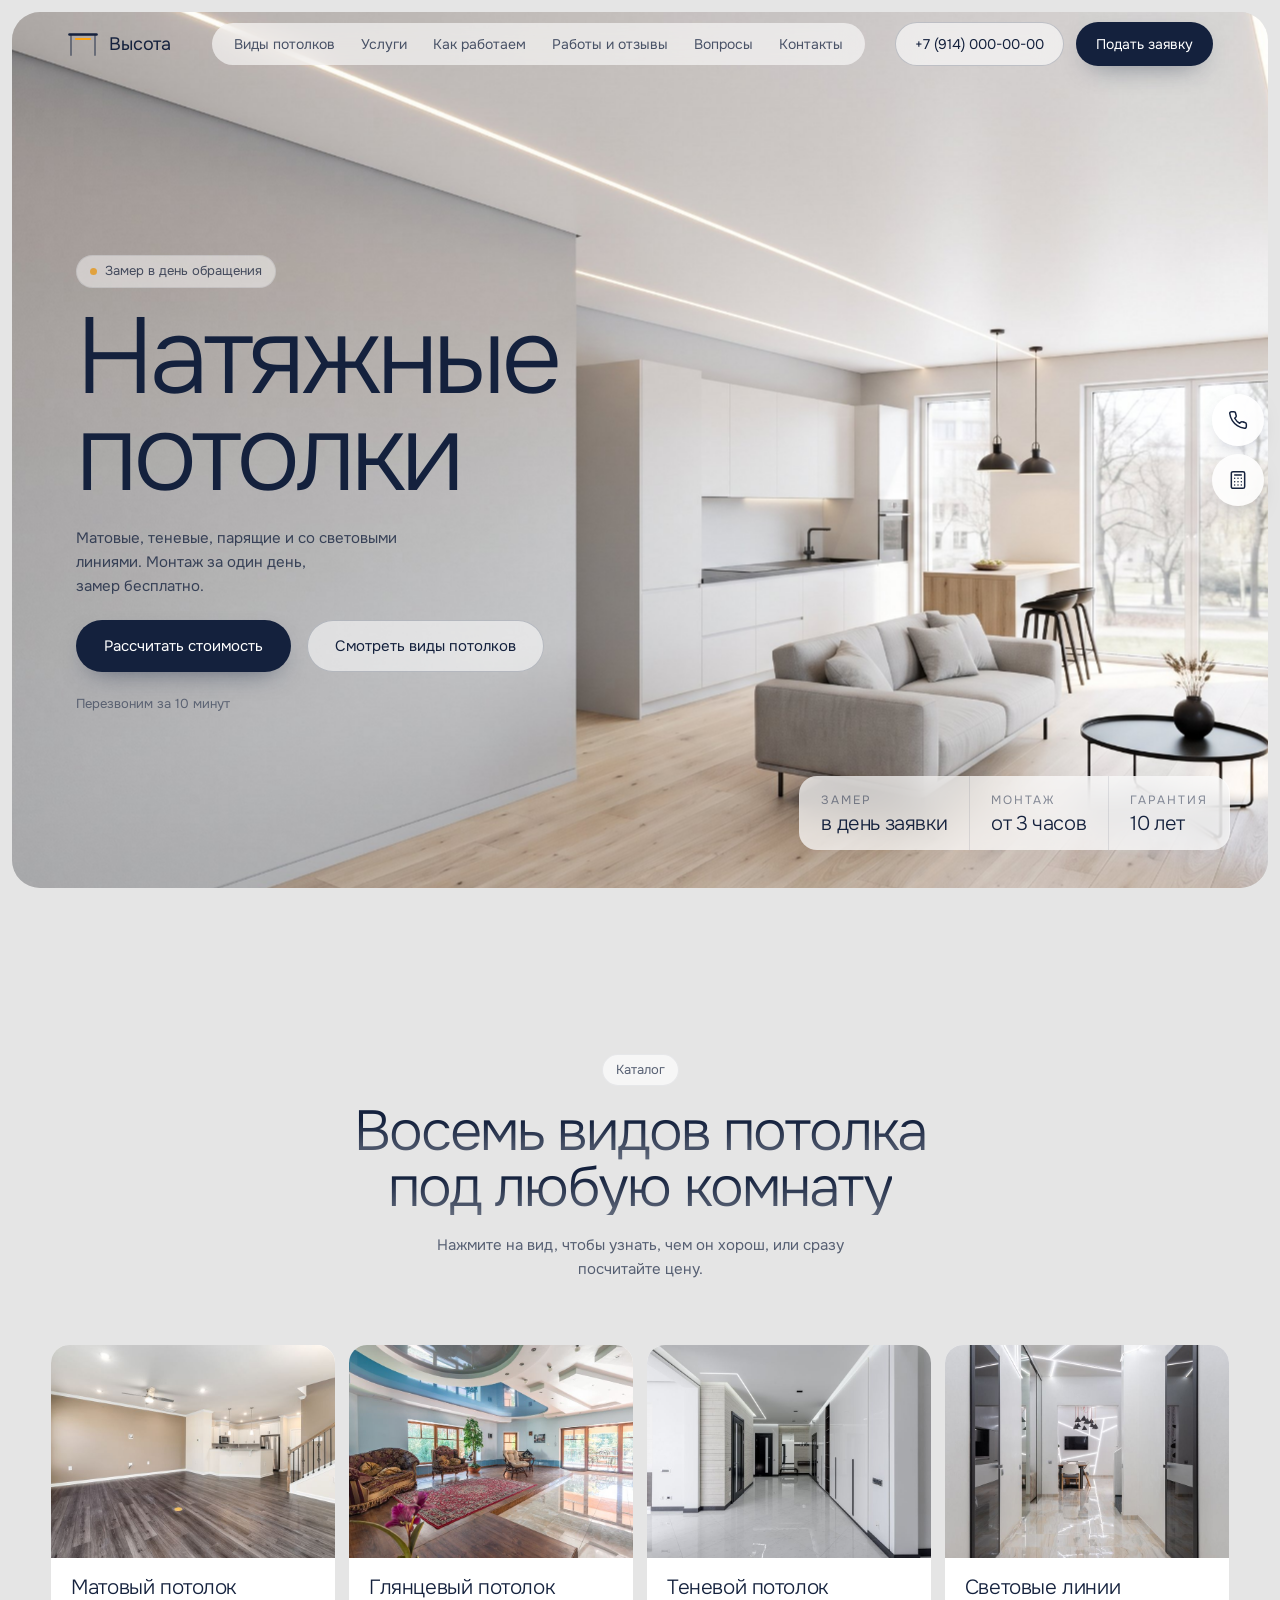
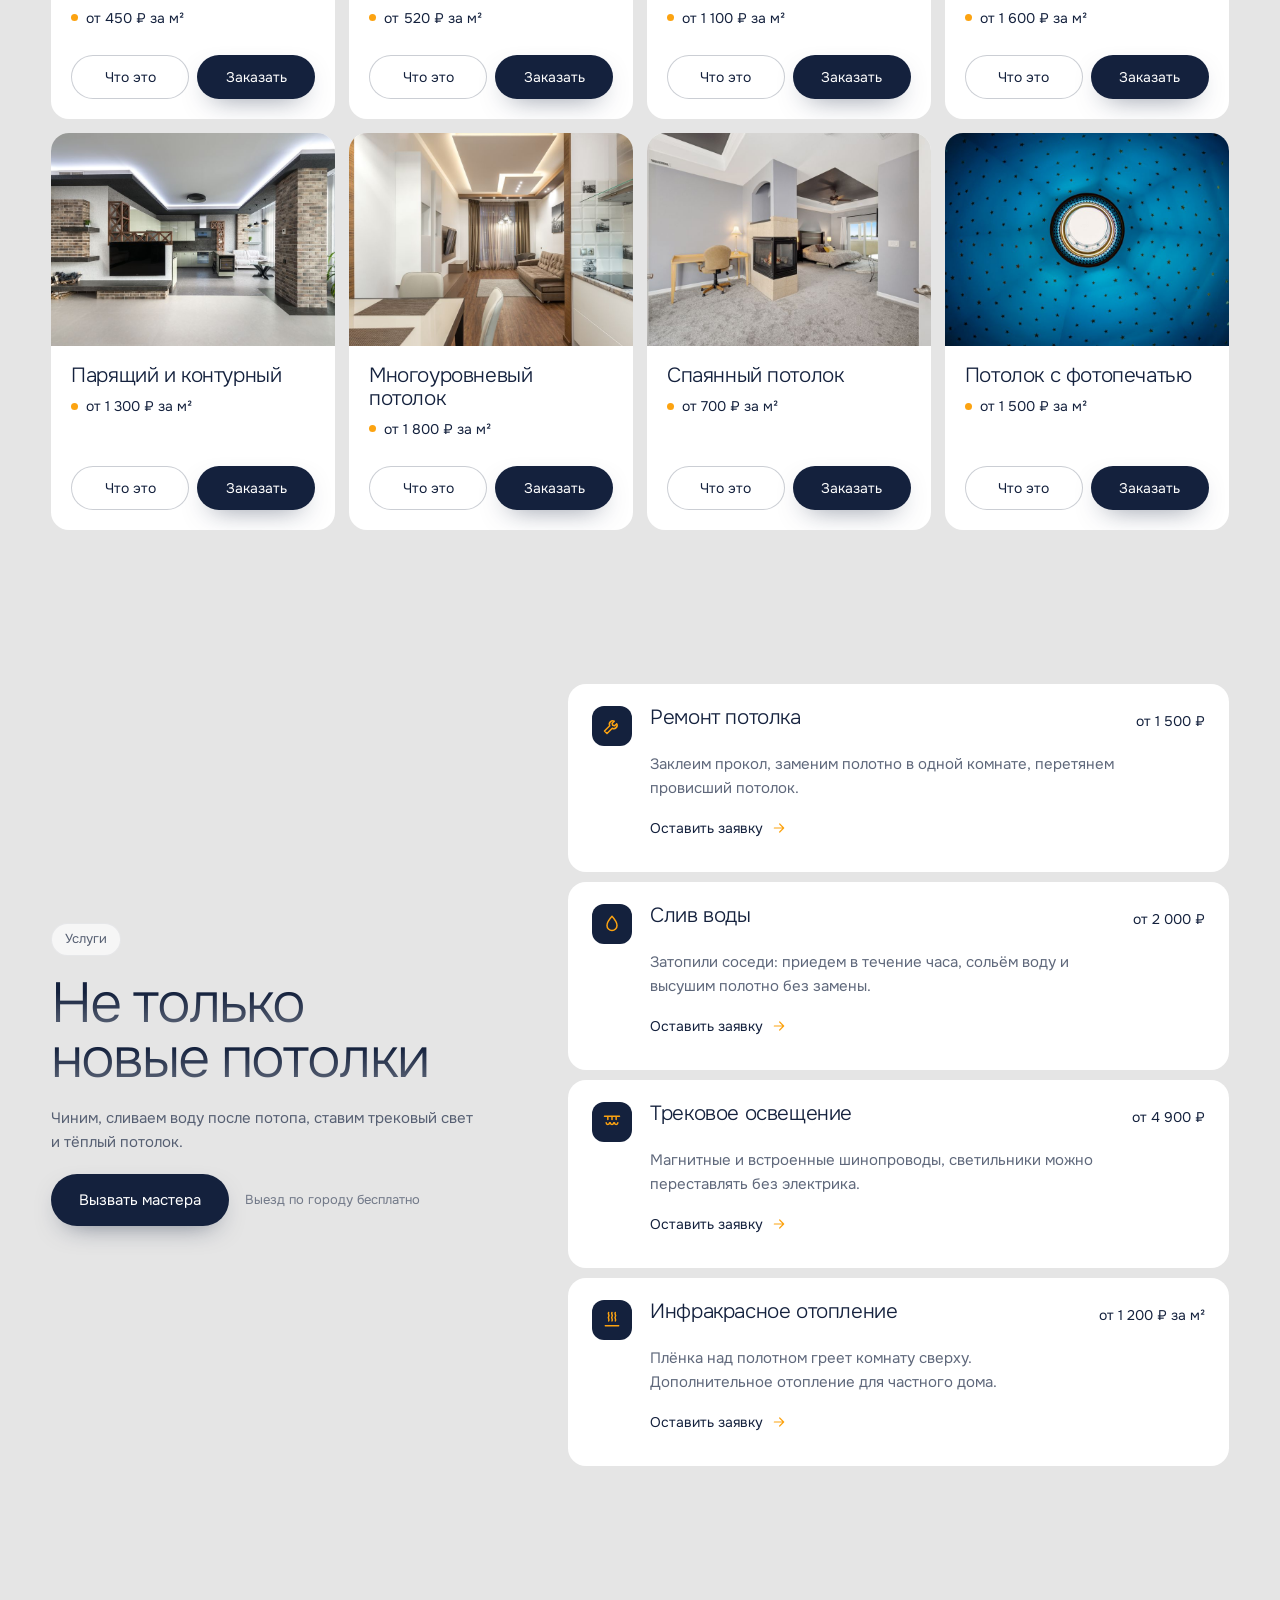
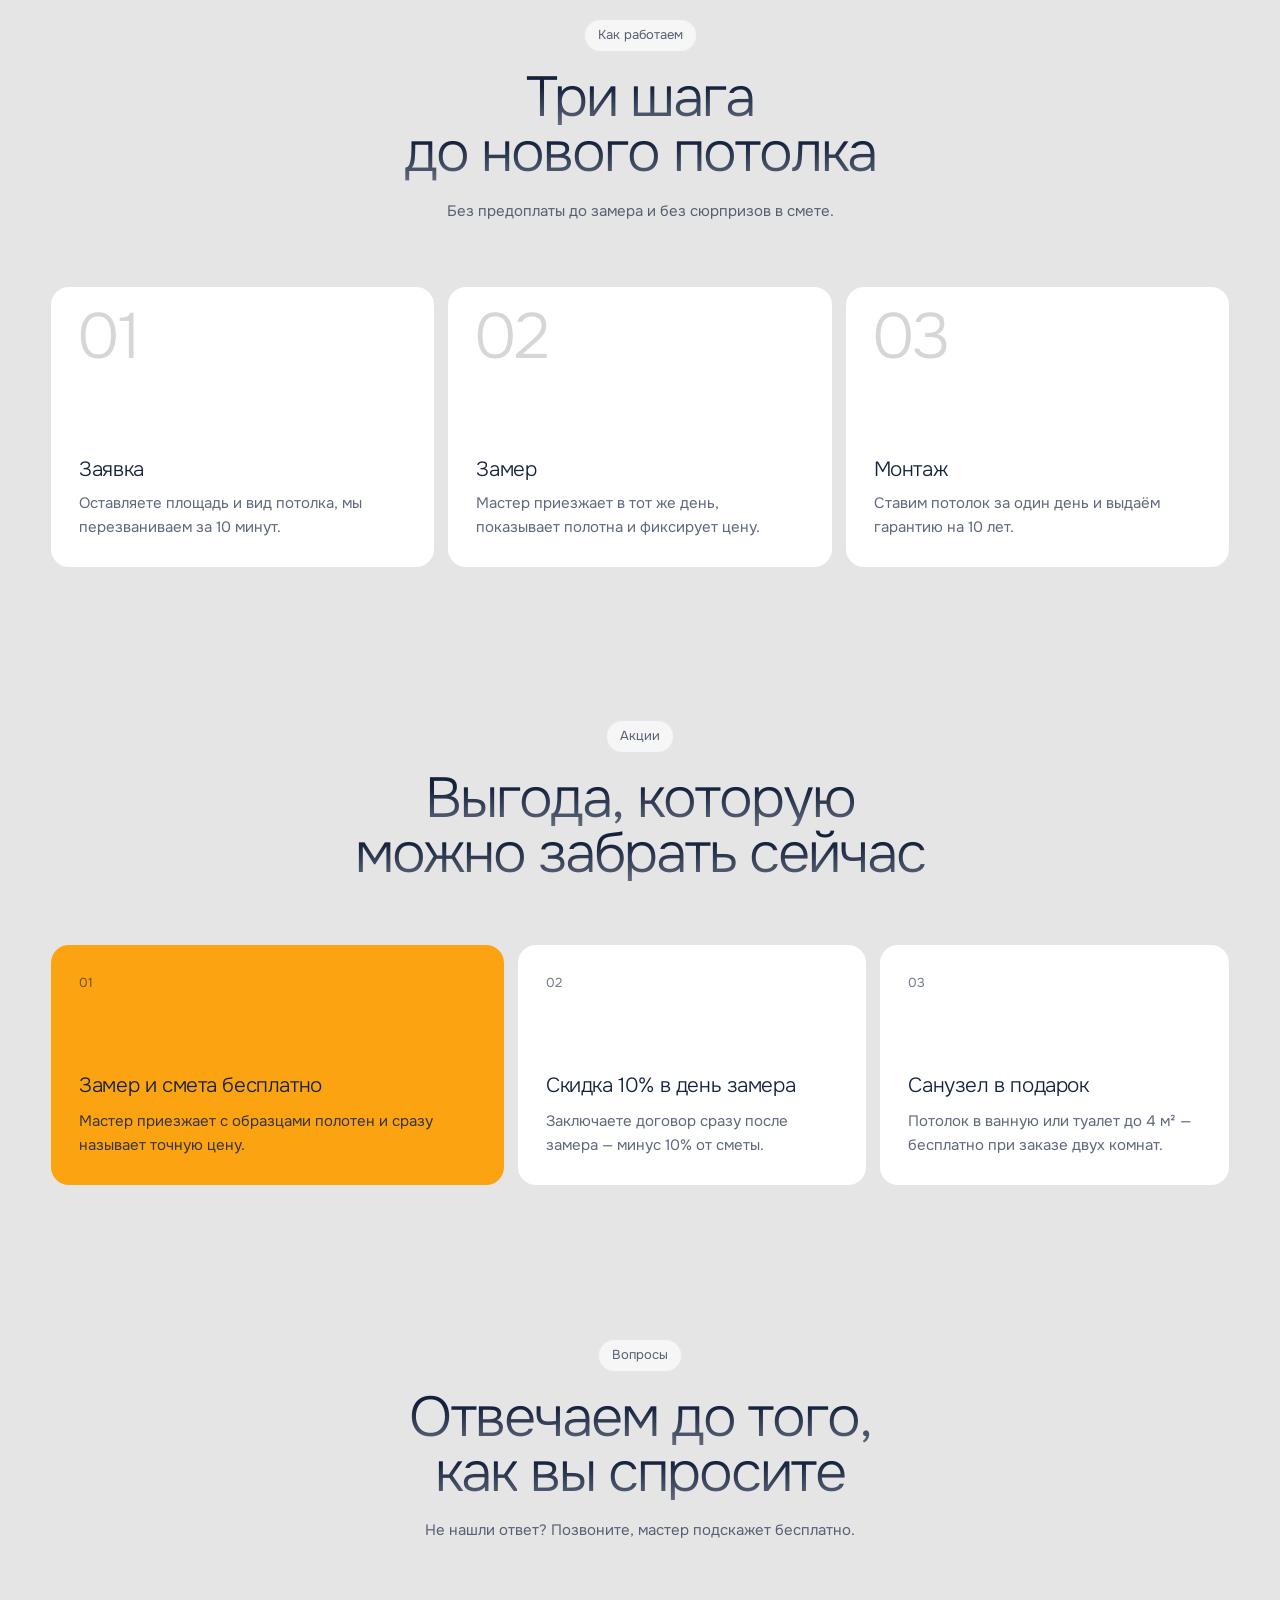
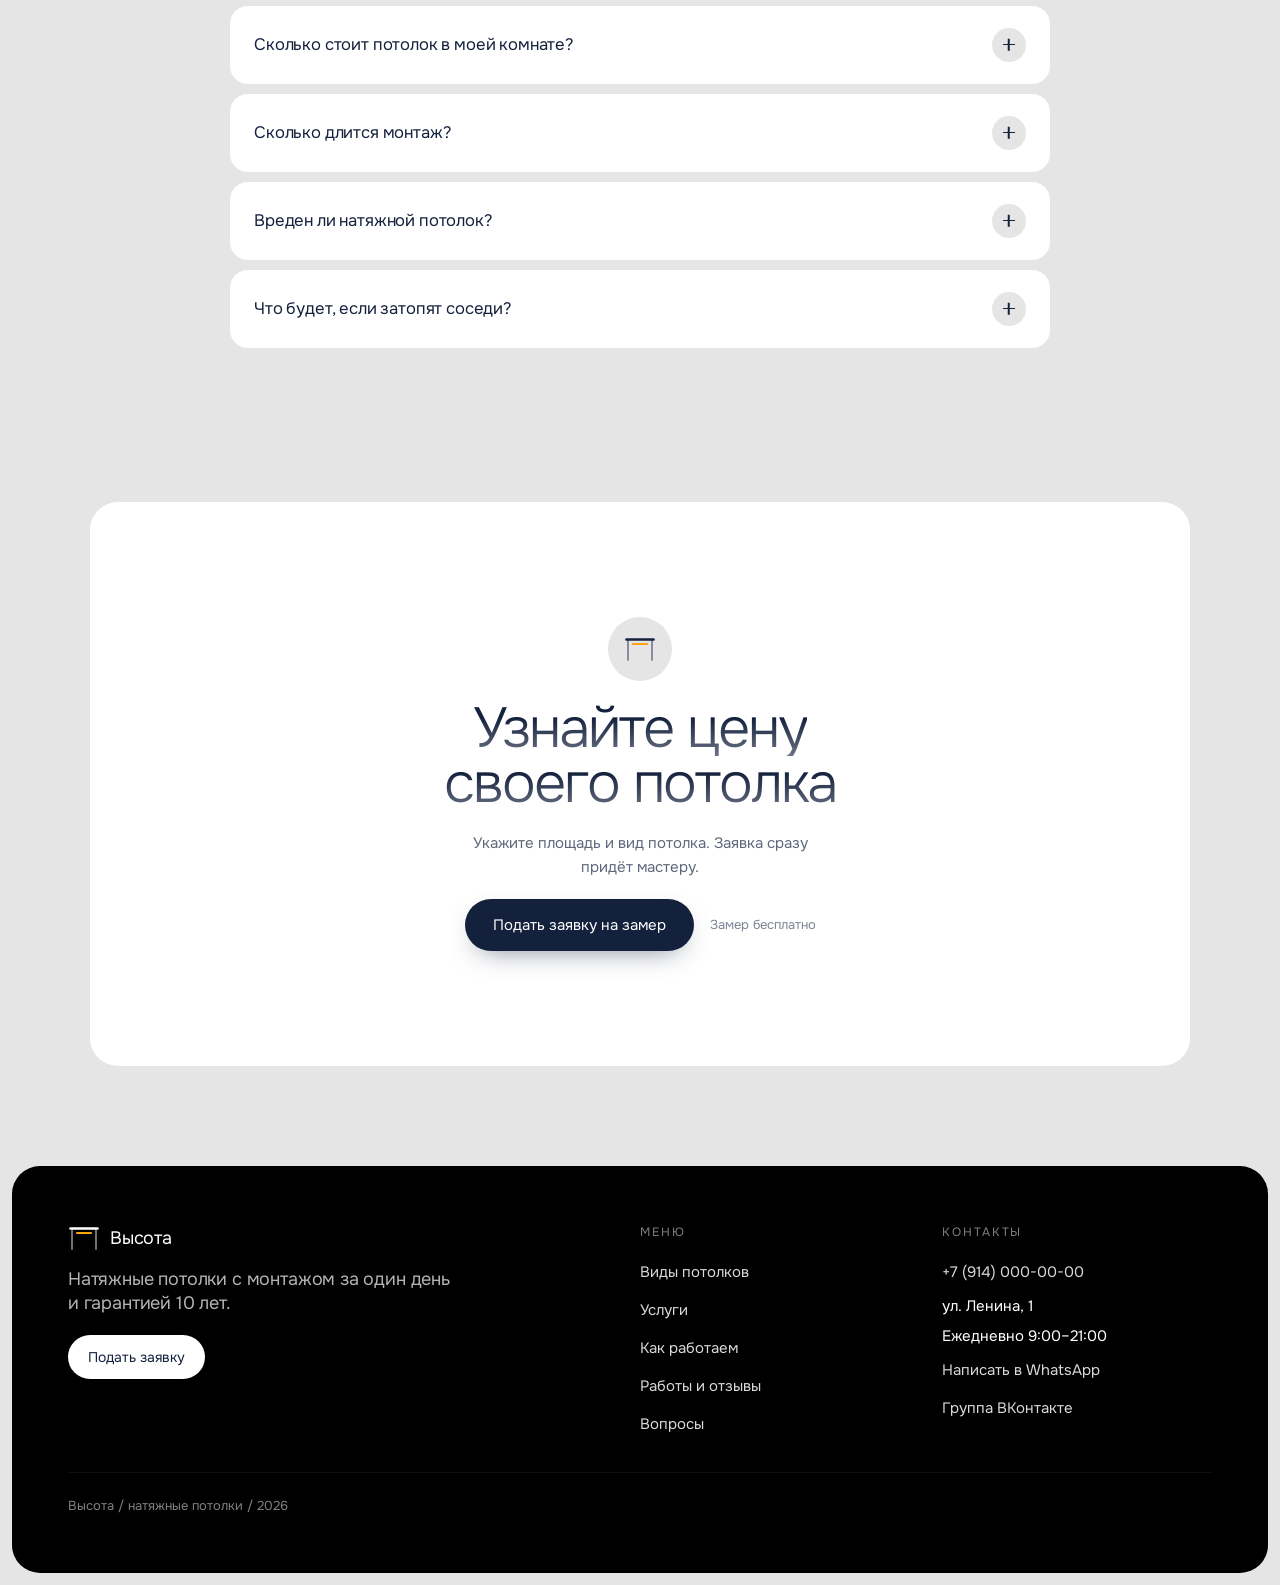
<file: index.html>
<!doctype html>
<html lang="ru">
<head>
  <meta charset="utf-8">
  <meta name="viewport" content="width=device-width, initial-scale=1">
  <title>Натяжные потолки</title>
  <meta name="description" content="Натяжные потолки с монтажом за один день. Бесплатный замер, расчёт стоимости онлайн.">
  <link rel="preconnect" href="https://fonts.googleapis.com">
  <link rel="preconnect" href="https://fonts.gstatic.com" crossorigin>
  <link href="https://fonts.googleapis.com/css2?family=Onest:wght@300;400&display=swap" rel="stylesheet">
  <link rel="stylesheet" href="styles.css?v=3">
  <script>document.documentElement.classList.add("js")</script>
</head>
<body>

<header class="top reveal is-in">
  <a class="logo rise" href="#" data-d="300"><span class="logo__mark"></span><span id="logo-name"></span></a>
  <nav class="nav rise" data-d="420">
    <a href="#catalog">Виды потолков</a>
    <a href="#services">Услуги</a>
    <a href="#process">Как работаем</a>
    <a href="works.html">Работы и&nbsp;отзывы</a>
    <a href="#faq">Вопросы</a>
    <a href="#contacts">Контакты</a>
  </nav>
  <a class="btn btn--ghost btn--sm top__phone rise" id="top-phone" data-d="480"><span class="btn__fill"></span><span class="btn__label" id="top-phone-label"></span></a>
  <button class="btn btn--solid btn--sm rise" data-order data-d="520"><span class="btn__fill"></span><span class="btn__label">Подать заявку</span></button>
  <button class="burger" aria-label="Меню"><span></span><span></span></button>
</header>

<section class="hero">
  <div class="hero__panel">
    <img class="hero__img" src="assets/hero.jpg" alt="Гостиная с матовым натяжным потолком и световой линией над кухней">
    <div class="hero__content">
      <p class="pill rise" data-d="800"><span class="pill__dot"></span><span id="hero-city"></span></p>
      <h1 class="split" data-d="900">Натяжные<br>потолки</h1>
      <p class="lead rise" data-d="1240">Матовые, теневые, парящие и&nbsp;со&nbsp;световыми линиями. Монтаж за&nbsp;один день, замер бесплатно.</p>
      <div class="cta rise" data-d="1360">
        <button class="btn btn--solid" data-order><span class="btn__fill"></span><span class="btn__label">Рассчитать стоимость</span></button>
        <a class="btn btn--ghost btn--glass" href="#catalog"><span class="btn__fill"></span><span class="btn__label">Смотреть виды потолков</span></a>
      </div>
      <span class="calm rise" data-d="1420">Перезвоним за&nbsp;10&nbsp;минут</span>
    </div>
    <div class="hero__facts rise" data-d="1500">
      <div><span class="label">Замер</span><b>в&nbsp;день заявки</b></div>
      <div><span class="label">Монтаж</span><b>от&nbsp;3&nbsp;часов</b></div>
      <div><span class="label">Гарантия</span><b>10&nbsp;лет</b></div>
    </div>
  </div>
</section>

<section class="block reveal" id="catalog">
  <div class="head">
    <p class="pill rise">Каталог</p>
    <h2 class="split">Восемь видов потолка<br>под&nbsp;любую комнату</h2>
    <p class="rise">Нажмите на&nbsp;вид, чтобы узнать, чем он&nbsp;хорош, или сразу посчитайте цену.</p>
  </div>
  <div class="types" id="types"></div>
</section>

<section class="split-sec reveal" id="services">
  <div class="split-sec__text">
    <p class="pill rise">Услуги</p>
    <h2 class="split">Не&nbsp;только<br>новые потолки</h2>
    <p class="rise">Чиним, сливаем воду после потопа, ставим трековый свет и&nbsp;тёплый потолок.</p>
    <div class="cta rise">
      <button class="btn btn--solid" data-order="repair"><span class="btn__fill"></span><span class="btn__label">Вызвать мастера</span></button>
      <span class="calm">Выезд по&nbsp;городу бесплатно</span>
    </div>
  </div>
  <ul class="services" id="services-list"></ul>
</section>

<section class="block reveal" id="process">
  <div class="head">
    <p class="pill rise">Как работаем</p>
    <h2 class="split">Три шага<br>до&nbsp;нового потолка</h2>
    <p class="rise">Без предоплаты до&nbsp;замера и&nbsp;без сюрпризов в&nbsp;смете.</p>
  </div>
  <div class="steps">
    <article class="glass step rise"><span class="step__n">01</span><h3>Заявка</h3><p>Оставляете площадь и&nbsp;вид потолка, мы перезваниваем за&nbsp;10&nbsp;минут.</p></article>
    <article class="glass step rise"><span class="step__n">02</span><h3>Замер</h3><p>Мастер приезжает в&nbsp;тот же день, показывает полотна и&nbsp;фиксирует цену.</p></article>
    <article class="glass step rise"><span class="step__n">03</span><h3>Монтаж</h3><p>Ставим потолок за&nbsp;один день и&nbsp;выдаём гарантию на&nbsp;10&nbsp;лет.</p></article>
  </div>
</section>

<section class="block reveal" id="promos">
  <div class="head">
    <p class="pill rise">Акции</p>
    <h2 class="split">Выгода, которую<br>можно забрать сейчас</h2>
  </div>
  <div class="promos" id="promos-list"></div>
</section>

<section class="block reveal" id="faq">
  <div class="head">
    <p class="pill rise">Вопросы</p>
    <h2 class="split">Отвечаем до&nbsp;того,<br>как вы спросите</h2>
    <p class="rise">Не&nbsp;нашли ответ? Позвоните, мастер подскажет бесплатно.</p>
  </div>
  <div class="faq" id="faq-list"></div>
</section>

<section class="final reveal" id="contacts">
  <div class="glass final__panel">
    <div class="final__orb rise"><span class="logo__mark"></span></div>
    <h2 class="split">Узнайте цену<br>своего потолка</h2>
    <p class="rise">Укажите площадь и&nbsp;вид потолка. Заявка сразу придёт мастеру.</p>
    <div class="cta rise">
      <button class="btn btn--solid" data-order><span class="btn__fill"></span><span class="btn__label">Подать заявку на&nbsp;замер</span></button>
      <span class="calm">Замер бесплатно</span>
    </div>
  </div>
</section>

<footer class="foot">
  <div class="foot__brand">
    <a class="logo" href="#"><span class="logo__mark"></span><span id="foot-name"></span></a>
    <p>Натяжные потолки с&nbsp;монтажом за&nbsp;один день и&nbsp;гарантией 10&nbsp;лет.</p>
    <button class="btn btn--light btn--sm" data-order><span class="btn__fill"></span><span class="btn__label">Подать заявку</span></button>
  </div>
  <div class="foot__col">
    <span class="label">Меню</span>
    <a href="#catalog">Виды потолков</a>
    <a href="#services">Услуги</a>
    <a href="#process">Как работаем</a>
    <a href="works.html">Работы и&nbsp;отзывы</a>
    <a href="#faq">Вопросы</a>
  </div>
  <div class="foot__col" id="contacts-info"></div>
  <span class="foot__copy" id="foot-year"></span>
</footer>

<div class="dock">
  <a class="dock__btn" id="dock-call" aria-label="Позвонить">
    <svg viewBox="0 0 24 24"><path d="M22 16.9v3a2 2 0 0 1-2.2 2 19.8 19.8 0 0 1-8.6-3.1 19.5 19.5 0 0 1-6-6A19.8 19.8 0 0 1 2.1 4.2 2 2 0 0 1 4.1 2h3a2 2 0 0 1 2 1.7c.1 1 .4 1.9.7 2.8a2 2 0 0 1-.5 2.1L8 9.9a16 16 0 0 0 6 6l1.3-1.3a2 2 0 0 1 2.1-.4c.9.3 1.8.6 2.8.7a2 2 0 0 1 1.7 2z"/></svg>
  </a>
  <button class="dock__btn" data-order aria-label="Рассчитать стоимость">
    <svg viewBox="0 0 24 24"><rect x="4" y="2" width="16" height="20" rx="2"/><path d="M8 6h8M8 10h.01M12 10h.01M16 10h.01M8 14h.01M12 14h.01M16 14h.01M8 18h.01M12 18h.01M16 18h.01"/></svg>
  </button>
</div>

<div class="modal" id="modal" aria-hidden="true">
  <div class="modal__backdrop" data-close></div>
  <form class="calc" id="order" novalidate>
    <button type="button" class="calc__x" data-close aria-label="Закрыть">
      <svg viewBox="0 0 24 24"><path d="M18 6 6 18M6 6l12 12"/></svg>
    </button>

    <div class="calc__params">
      <p class="pill">Калькулятор</p>
      <h3 class="calc__title">Рассчитаем ваш потолок</h3>

      <div class="field">
        <span class="field__name">Площадь потолка</span>
        <div class="area glass">
          <button type="button" class="step-btn" data-step="-1" aria-label="Меньше">
            <svg viewBox="0 0 24 24"><path d="M5 12h14"/></svg>
          </button>
          <label class="area__num"><input type="number" id="area" name="area" min="1" max="1000" value="18" inputmode="decimal" aria-label="Площадь, м²"><span>м²</span></label>
          <button type="button" class="step-btn" data-step="1" aria-label="Больше">
            <svg viewBox="0 0 24 24"><path d="M12 5v14M5 12h14"/></svg>
          </button>
        </div>
        <input type="range" id="area-range" min="1" max="150" value="18" aria-label="Площадь, ползунок">
      </div>

      <div class="field">
        <span class="field__name">Вид потолка</span>
        <div class="tiles" id="type-tiles"></div>
        <span class="field__name">Или нужна услуга</span>
        <div class="chips" id="chips"></div>
        <span class="field__err" id="err-type">Выберите вариант</span>
      </div>

      <div class="calc__mini">
        <b id="mini-sum">0&nbsp;₽</b>
        <button type="button" class="btn btn--solid btn--sm" data-to-form><span class="btn__fill"></span><span class="btn__label">Оставить телефон</span></button>
      </div>
    </div>

    <div class="calc__bill">
      <div class="bill__glow" aria-hidden="true"></div>
      <div class="calc__form">
        <span class="label">Предварительная стоимость</span>
        <b class="bill__sum" id="sum">0&nbsp;₽</b>
        <ul class="bill__rows" id="bill"></ul>

        <label class="field">
          <span class="field__name">Имя</span>
          <input type="text" name="name" autocomplete="name" placeholder="Как к вам обращаться">
        </label>
        <label class="field">
          <span class="field__name">Телефон</span>
          <input type="tel" name="phone" id="phone" autocomplete="tel" placeholder="+7 (___) ___-__-__" required>
          <span class="field__err" id="err-phone">Проверьте номер</span>
        </label>
        <label class="field">
          <span class="field__name">Комментарий к&nbsp;заказу</span>
          <textarea name="comment" rows="2" placeholder="Сколько комнат, удобное время для замера"></textarea>
        </label>
        <label class="agree">
          <input type="checkbox" name="agree" id="agree" checked>
          <span>Согласен на&nbsp;обработку персональных данных</span>
        </label>
        <button type="submit" class="btn btn--solid btn--wide" id="send"><span class="btn__fill"></span><span class="btn__label">Отправить заявку мастеру</span></button>
        <span class="calm">Перезвоним за&nbsp;10&nbsp;минут, замер бесплатно</span>
        <p class="calc__fail" id="fail"></p>
      </div>

      <div class="calc__done">
        <div class="done__ring"></div>
        <h3 class="calc__title">Заявка у&nbsp;мастера</h3>
        <p>Перезвоним в&nbsp;течение 10&nbsp;минут и&nbsp;договоримся о&nbsp;замере.</p>
        <button type="button" class="btn btn--ghost" data-close><span class="btn__fill"></span><span class="btn__label">Вернуться на&nbsp;сайт</span></button>
      </div>
    </div>
  </form>
</div>

<script src="data.js?v=3"></script>
<script src="script.js?v=3"></script>
</body>
</html>
</file>
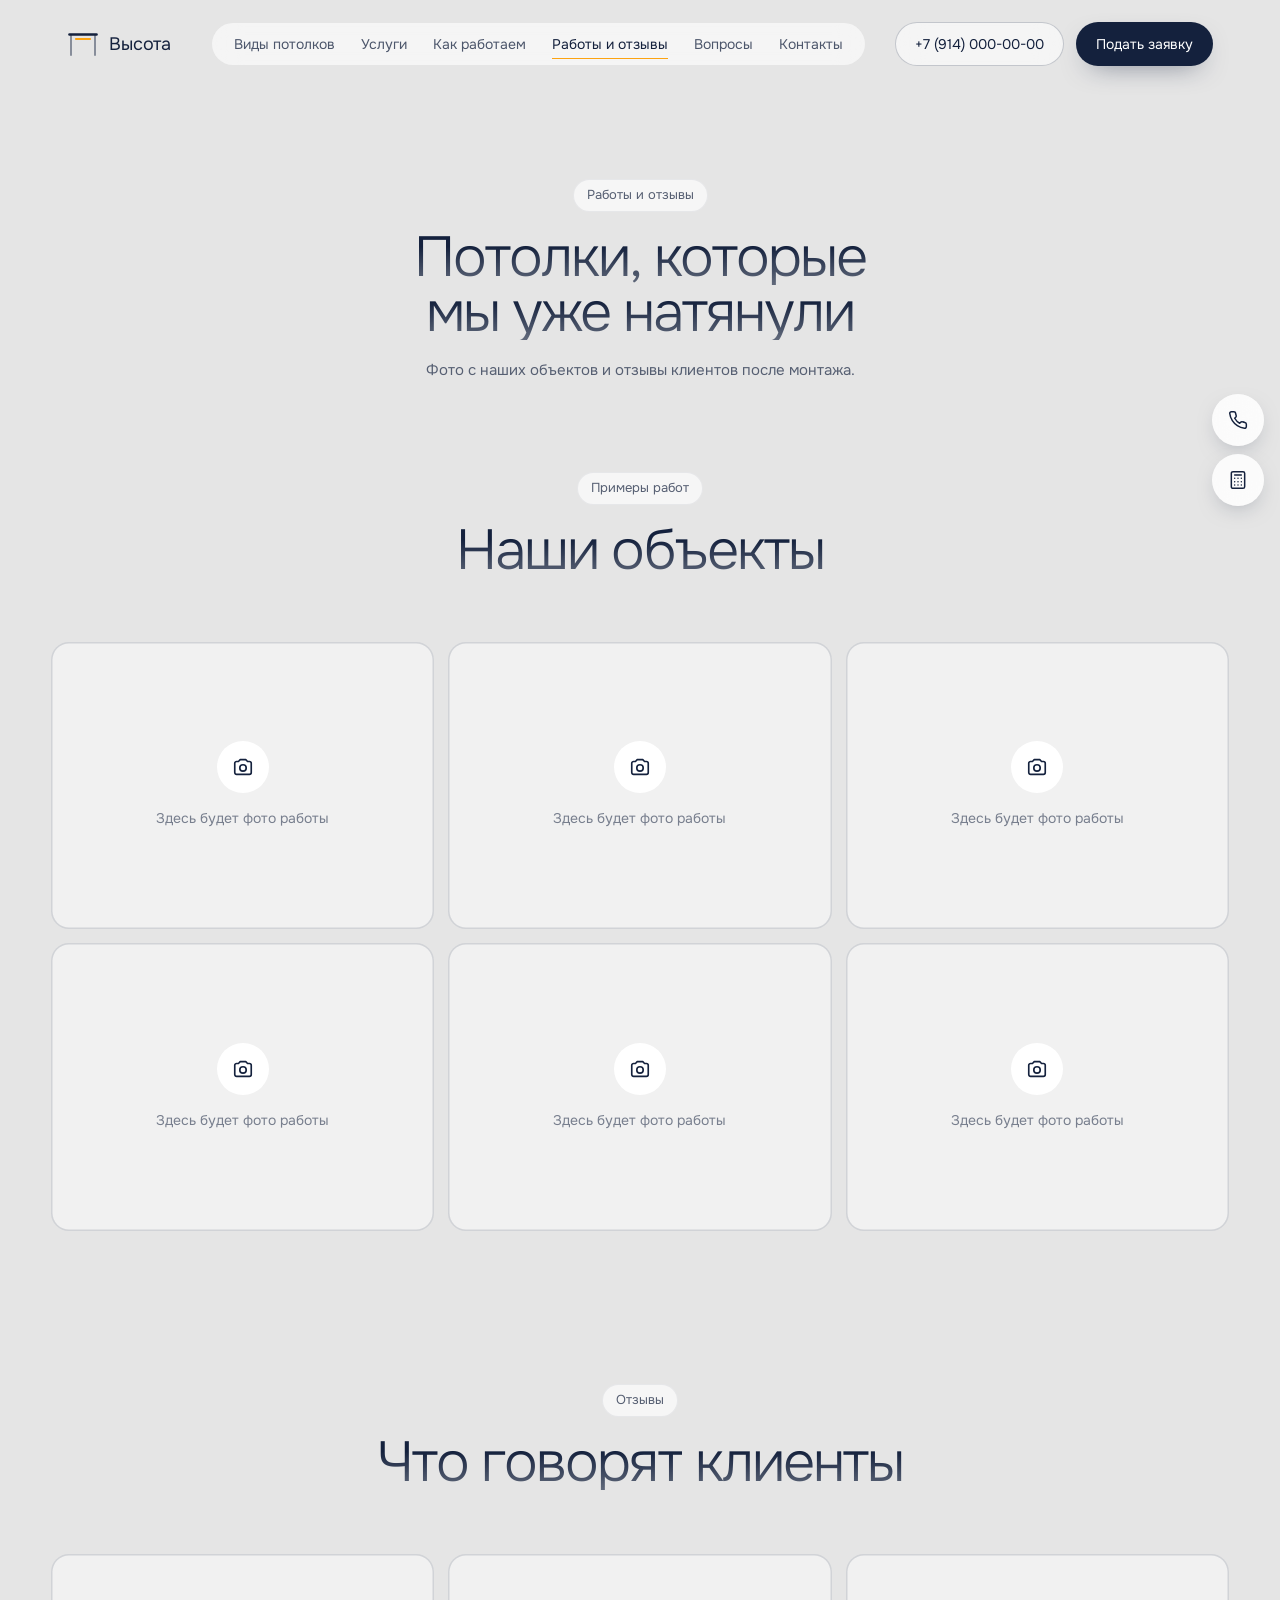
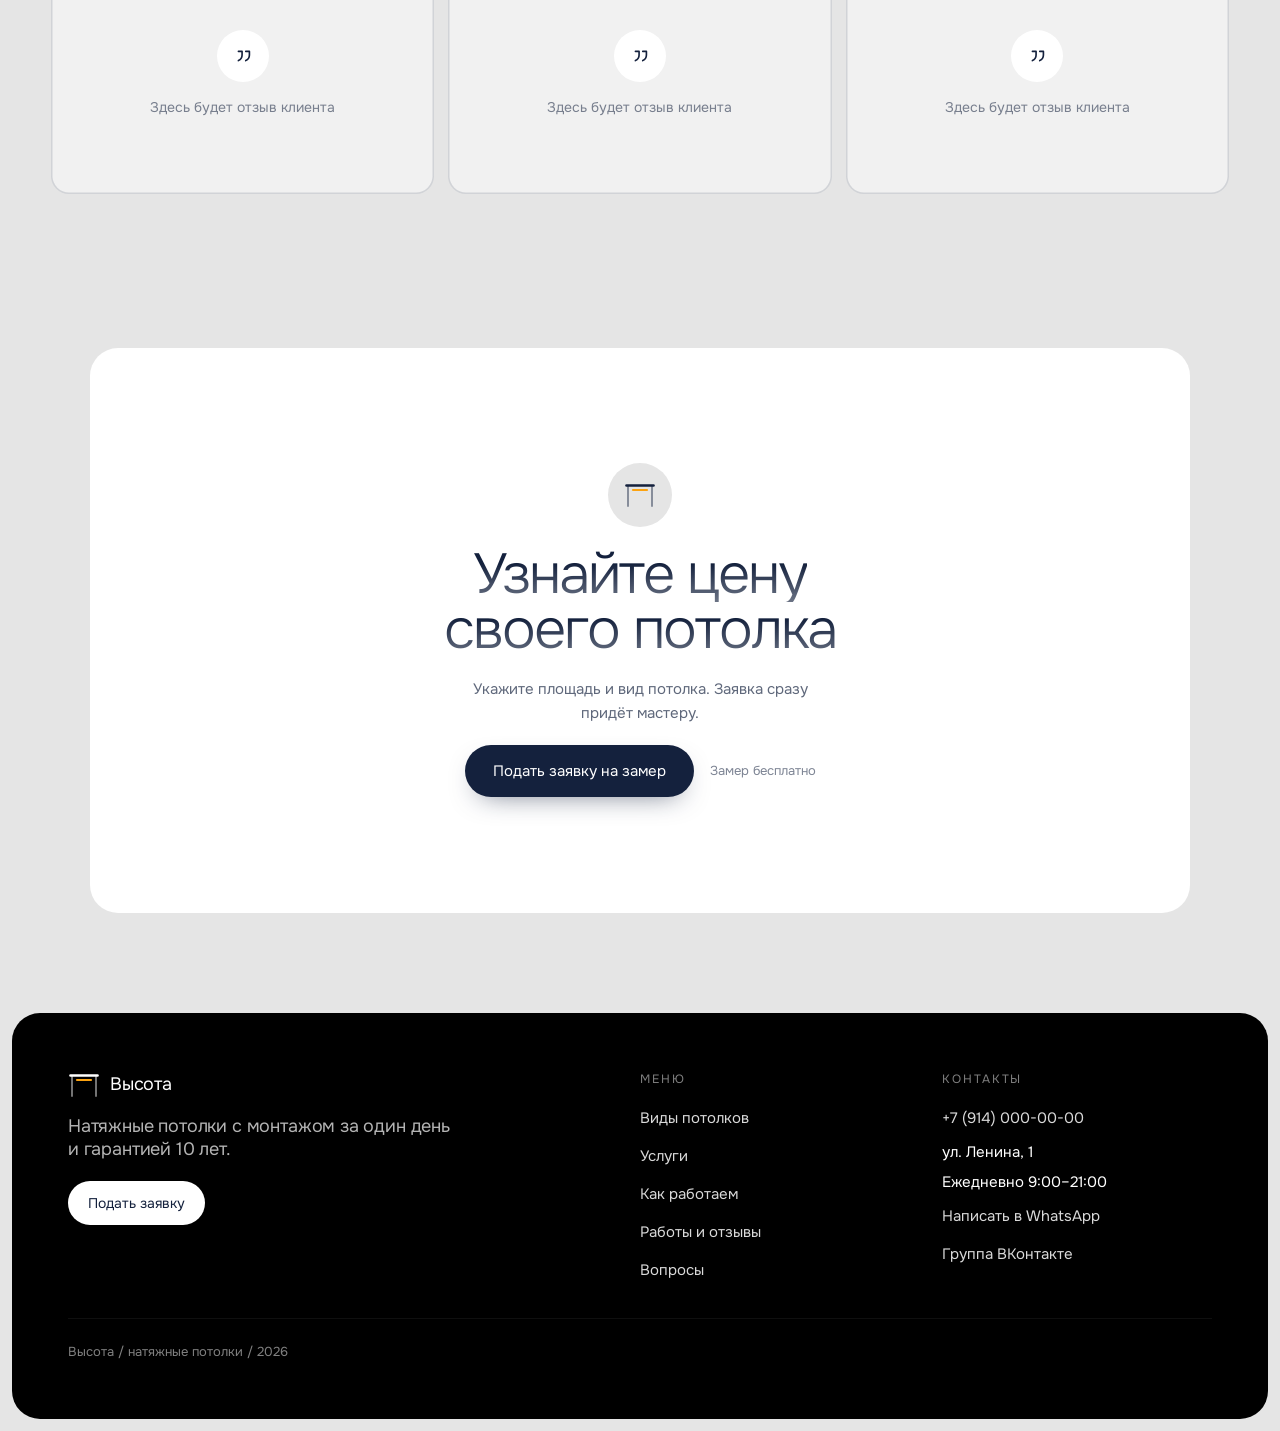
<file: works.html>
<!doctype html>
<html lang="ru">
<head>
  <meta charset="utf-8">
  <meta name="viewport" content="width=device-width, initial-scale=1">
  <title>Работы и отзывы</title>
  <meta name="description" content="Фото наших натяжных потолков и отзывы клиентов.">
  <link rel="preconnect" href="https://fonts.googleapis.com">
  <link rel="preconnect" href="https://fonts.gstatic.com" crossorigin>
  <link href="https://fonts.googleapis.com/css2?family=Onest:wght@300;400&display=swap" rel="stylesheet">
  <link rel="stylesheet" href="styles.css?v=3">
  <script>document.documentElement.classList.add("js")</script>
</head>
<body>

<header class="top reveal is-in">
  <a class="logo rise" href="index.html" data-d="300"><span class="logo__mark"></span><span id="logo-name"></span></a>
  <nav class="nav rise" data-d="420">
    <a href="index.html#catalog">Виды потолков</a>
    <a href="index.html#services">Услуги</a>
    <a href="index.html#process">Как работаем</a>
    <a href="works.html" aria-current="page">Работы и&nbsp;отзывы</a>
    <a href="index.html#faq">Вопросы</a>
    <a href="index.html#contacts">Контакты</a>
  </nav>
  <a class="btn btn--ghost btn--sm top__phone rise" id="top-phone" data-d="480"><span class="btn__fill"></span><span class="btn__label" id="top-phone-label"></span></a>
  <button class="btn btn--solid btn--sm rise" data-order data-d="520"><span class="btn__fill"></span><span class="btn__label">Подать заявку</span></button>
  <button class="burger" aria-label="Меню"><span></span><span></span></button>
</header>

<section class="block page-head reveal">
  <div class="head">
    <p class="pill rise">Работы и&nbsp;отзывы</p>
    <h2 class="split">Потолки, которые<br>мы уже натянули</h2>
    <p class="rise">Фото с&nbsp;наших объектов и&nbsp;отзывы клиентов после монтажа.</p>
  </div>
</section>

<section class="block reveal" id="works">
  <div class="head">
    <p class="pill rise">Примеры работ</p>
    <h2 class="split">Наши объекты</h2>
  </div>
  <div class="works" id="works-list"></div>
</section>

<section class="block reveal" id="reviews">
  <div class="head">
    <p class="pill rise">Отзывы</p>
    <h2 class="split">Что говорят клиенты</h2>
  </div>
  <div class="reviews" id="reviews-list"></div>
</section>

<section class="final reveal" id="contacts">
  <div class="glass final__panel">
    <div class="final__orb rise"><span class="logo__mark"></span></div>
    <h2 class="split">Узнайте цену<br>своего потолка</h2>
    <p class="rise">Укажите площадь и&nbsp;вид потолка. Заявка сразу придёт мастеру.</p>
    <div class="cta rise">
      <button class="btn btn--solid" data-order><span class="btn__fill"></span><span class="btn__label">Подать заявку на&nbsp;замер</span></button>
      <span class="calm">Замер бесплатно</span>
    </div>
  </div>
</section>

<footer class="foot">
  <div class="foot__brand">
    <a class="logo" href="index.html"><span class="logo__mark"></span><span id="foot-name"></span></a>
    <p>Натяжные потолки с&nbsp;монтажом за&nbsp;один день и&nbsp;гарантией 10&nbsp;лет.</p>
    <button class="btn btn--light btn--sm" data-order><span class="btn__fill"></span><span class="btn__label">Подать заявку</span></button>
  </div>
  <div class="foot__col">
    <span class="label">Меню</span>
    <a href="index.html#catalog">Виды потолков</a>
    <a href="index.html#services">Услуги</a>
    <a href="index.html#process">Как работаем</a>
    <a href="works.html" aria-current="page">Работы и&nbsp;отзывы</a>
    <a href="index.html#faq">Вопросы</a>
  </div>
  <div class="foot__col" id="contacts-info"></div>
  <span class="foot__copy" id="foot-year"></span>
</footer>

<div class="dock">
  <a class="dock__btn" id="dock-call" aria-label="Позвонить">
    <svg viewBox="0 0 24 24"><path d="M22 16.9v3a2 2 0 0 1-2.2 2 19.8 19.8 0 0 1-8.6-3.1 19.5 19.5 0 0 1-6-6A19.8 19.8 0 0 1 2.1 4.2 2 2 0 0 1 4.1 2h3a2 2 0 0 1 2 1.7c.1 1 .4 1.9.7 2.8a2 2 0 0 1-.5 2.1L8 9.9a16 16 0 0 0 6 6l1.3-1.3a2 2 0 0 1 2.1-.4c.9.3 1.8.6 2.8.7a2 2 0 0 1 1.7 2z"/></svg>
  </a>
  <button class="dock__btn" data-order aria-label="Рассчитать стоимость">
    <svg viewBox="0 0 24 24"><rect x="4" y="2" width="16" height="20" rx="2"/><path d="M8 6h8M8 10h.01M12 10h.01M16 10h.01M8 14h.01M12 14h.01M16 14h.01M8 18h.01M12 18h.01M16 18h.01"/></svg>
  </button>
</div>

<div class="modal" id="modal" aria-hidden="true">
  <div class="modal__backdrop" data-close></div>
  <form class="calc" id="order" novalidate>
    <button type="button" class="calc__x" data-close aria-label="Закрыть">
      <svg viewBox="0 0 24 24"><path d="M18 6 6 18M6 6l12 12"/></svg>
    </button>

    <div class="calc__params">
      <p class="pill">Калькулятор</p>
      <h3 class="calc__title">Рассчитаем ваш потолок</h3>

      <div class="field">
        <span class="field__name">Площадь потолка</span>
        <div class="area glass">
          <button type="button" class="step-btn" data-step="-1" aria-label="Меньше">
            <svg viewBox="0 0 24 24"><path d="M5 12h14"/></svg>
          </button>
          <label class="area__num"><input type="number" id="area" name="area" min="1" max="1000" value="18" inputmode="decimal" aria-label="Площадь, м²"><span>м²</span></label>
          <button type="button" class="step-btn" data-step="1" aria-label="Больше">
            <svg viewBox="0 0 24 24"><path d="M12 5v14M5 12h14"/></svg>
          </button>
        </div>
        <input type="range" id="area-range" min="1" max="150" value="18" aria-label="Площадь, ползунок">
      </div>

      <div class="field">
        <span class="field__name">Вид потолка</span>
        <div class="tiles" id="type-tiles"></div>
        <span class="field__name">Или нужна услуга</span>
        <div class="chips" id="chips"></div>
        <span class="field__err" id="err-type">Выберите вариант</span>
      </div>

      <div class="calc__mini">
        <b id="mini-sum">0&nbsp;₽</b>
        <button type="button" class="btn btn--solid btn--sm" data-to-form><span class="btn__fill"></span><span class="btn__label">Оставить телефон</span></button>
      </div>
    </div>

    <div class="calc__bill">
      <div class="bill__glow" aria-hidden="true"></div>
      <div class="calc__form">
        <span class="label">Предварительная стоимость</span>
        <b class="bill__sum" id="sum">0&nbsp;₽</b>
        <ul class="bill__rows" id="bill"></ul>

        <label class="field">
          <span class="field__name">Имя</span>
          <input type="text" name="name" autocomplete="name" placeholder="Как к вам обращаться">
        </label>
        <label class="field">
          <span class="field__name">Телефон</span>
          <input type="tel" name="phone" id="phone" autocomplete="tel" placeholder="+7 (___) ___-__-__" required>
          <span class="field__err" id="err-phone">Проверьте номер</span>
        </label>
        <label class="field">
          <span class="field__name">Комментарий к&nbsp;заказу</span>
          <textarea name="comment" rows="2" placeholder="Сколько комнат, удобное время для замера"></textarea>
        </label>
        <label class="agree">
          <input type="checkbox" name="agree" id="agree" checked>
          <span>Согласен на&nbsp;обработку персональных данных</span>
        </label>
        <button type="submit" class="btn btn--solid btn--wide" id="send"><span class="btn__fill"></span><span class="btn__label">Отправить заявку мастеру</span></button>
        <span class="calm">Перезвоним за&nbsp;10&nbsp;минут, замер бесплатно</span>
        <p class="calc__fail" id="fail"></p>
      </div>

      <div class="calc__done">
        <div class="done__ring"></div>
        <h3 class="calc__title">Заявка у&nbsp;мастера</h3>
        <p>Перезвоним в&nbsp;течение 10&nbsp;минут и&nbsp;договоримся о&nbsp;замере.</p>
        <button type="button" class="btn btn--ghost" data-close><span class="btn__fill"></span><span class="btn__label">Вернуться на&nbsp;сайт</span></button>
      </div>
    </div>
  </form>
</div>

<script src="data.js?v=3"></script>
<script src="script.js?v=3"></script>
</body>
</html>
</file>
<file: styles.css>
/* Токены: Onest 300/400, палитра Black and Gold Elegance (белый, серый E5, золото FCA311, тёмно-синий 14213D, чёрный), одна кривая, радиусы 0/18/28/999 */
:root {
  --bg: #e5e5e5;
  --ink: #14213d;
  --black: #000000;
  --accent: #fca311;
  --card: #ffffff;
  --soft: #d6d6d6;
  --line: rgba(20, 33, 61, 0.1);
  --ease: cubic-bezier(.22, 1, .36, 1);
  --pad: clamp(16px, 4vw, 64px);
  --r: 18px;
}

* { box-sizing: border-box; margin: 0; padding: 0; }
html { scroll-behavior: smooth; -webkit-text-size-adjust: 100%; }
body {
  background: var(--bg);
  color: var(--ink);
  font-family: "Onest", system-ui, sans-serif;
  font-weight: 400;
  font-size: clamp(15px, 1.05vw, 17px);
  line-height: 1.6;
  overflow-x: hidden;
}
a { color: inherit; text-decoration: none; }
button, input, textarea, output { font: inherit; color: inherit; }
button { background: none; border: 0; cursor: pointer; }
svg { width: 20px; height: 20px; fill: none; stroke: currentColor; stroke-width: 1.8; stroke-linecap: round; stroke-linejoin: round; }
img { display: block; max-width: 100%; }

/* Заголовки как в Redsun: тонкий гротеск, мягкий градиент сверху вниз */
h1, h2, h3 { font-weight: 300; text-wrap: balance; hyphens: none; }
h1 { font-size: clamp(3rem, 8.4vw, 8.6rem); line-height: 0.9; letter-spacing: -0.045em; }
h2 { font-size: clamp(2.1rem, 4.4vw, 4.2rem); line-height: 0.98; letter-spacing: -0.035em; }
h3 { font-size: clamp(19px, 1.6vw, 24px); line-height: 1.12; letter-spacing: -0.02em; }
h2 .w { background: linear-gradient(180deg, #14213d 30%, rgba(20, 33, 61, .55) 115%); -webkit-background-clip: text; background-clip: text; color: transparent; }
.foot h2 .w { color: inherit; }
p { max-width: 56ch; text-wrap: pretty; opacity: 0.68; }
.label { font-size: 12px; line-height: 1.8; letter-spacing: 0.16em; text-transform: uppercase; opacity: 0.5; }

/* Метка-таблетка над заголовком */
.pill {
  display: inline-flex; align-items: center; gap: 8px; align-self: center; max-width: none;
  padding: 6px 14px; border-radius: 999px; font-size: 13px; background: var(--card); box-shadow: inset 0 0 0 1px var(--line);
}
.pill__dot { width: 7px; height: 7px; border-radius: 50%; background: var(--accent); }

/* Появление: лесенка с размытием */
.js .rise { opacity: 0; transform: translateY(28px); filter: blur(14px); }
.js .is-in .rise {
  opacity: 1; transform: none; filter: blur(0);
  transition: opacity 900ms var(--ease) var(--d, 0ms), transform 900ms var(--ease) var(--d, 0ms), filter 900ms var(--ease) var(--d, 0ms);
}
.js .is-in p.rise { opacity: 0.68; }
.js .is-in .calm.rise { opacity: 0.55; }
/* Заголовки проявляются по словам */
.w { display: inline-block; }
.js .split .w { opacity: 0; transform: translateY(0.35em); filter: blur(12px); }
.js .is-in .split .w {
  opacity: 1; transform: none; filter: blur(0);
  transition: opacity 1000ms var(--ease) var(--d, 0ms), transform 1000ms var(--ease) var(--d, 0ms), filter 1000ms var(--ease) var(--d, 0ms);
}

/* Кнопки: графитовая таблетка и прозрачная с тонкой рамкой */
.btn {
  position: relative; overflow: hidden; display: inline-flex; align-items: center; justify-content: center;
  min-height: 52px; padding: 0 28px; border-radius: 999px; white-space: nowrap; font-size: 15px;
  transition: transform 620ms var(--ease), box-shadow 620ms var(--ease);
}
.btn__fill { position: absolute; inset: 0; transform: scaleX(0); transform-origin: left; transition: transform 500ms var(--ease); }
.btn__label { position: relative; z-index: 2; transition: color 320ms var(--ease); }
.btn:hover { transform: translateY(-2px); }
.btn:hover .btn__fill { transform: scaleX(1); }
.btn--solid { background: var(--ink); color: #fff; box-shadow: 0 10px 28px -14px rgba(20, 33, 61, .7); }
.btn--solid .btn__fill { background: var(--accent); }
.btn--solid:hover { box-shadow: 0 16px 36px -14px rgba(252, 163, 17, .8); }
.btn--ghost { box-shadow: inset 0 0 0 1px rgba(20, 33, 61, 0.22); }
.btn--ghost .btn__fill { background: var(--ink); }
.btn--ghost:hover .btn__label { color: #fff; }
.btn--solid:hover .btn__label, .btn--light:hover .btn__label { color: var(--ink); }
.btn--glass { background: rgba(255, 255, 255, .55); -webkit-backdrop-filter: blur(14px); backdrop-filter: blur(14px); }
.btn--light { background: #fff; color: var(--ink); }
.btn--light .btn__fill { background: var(--accent); }
.btn--sm { min-height: 44px; padding: 0 20px; font-size: 14px; }
.btn--wide { width: 100%; }
.calm { font-size: 13px; opacity: 0.55; }
.cta { display: flex; flex-wrap: wrap; align-items: center; gap: 12px 16px; }

/* Белая карточка; под курсором мягкий блик, как свет от потолка */
.glass {
  position: relative; isolation: isolate; border-radius: var(--r); overflow: hidden; background: var(--card);
  --mx: 50%; --my: 0%;
}
.glass::before {
  content: ""; position: absolute; inset: 0; z-index: -1; pointer-events: none; opacity: 0;
  background: radial-gradient(380px circle at var(--mx) var(--my), rgba(252, 163, 17, .08), transparent 65%);
  transition: opacity 600ms var(--ease);
}
@media (hover: hover) { .glass:hover::before { opacity: 1; } }

/* Логотип: комната в разрезе со световой линией */
.logo { display: flex; align-items: center; gap: 10px; font-size: 18px; letter-spacing: -0.01em; margin-right: auto; }
.logo__mark { display: grid; place-items: center; width: 32px; height: 32px; }
.logo__mark svg { width: 32px; height: 32px; stroke-width: 2; }
.logo__mark .m-ceil { stroke-width: 2.6; }
.logo__mark .m-wall { opacity: .45; }
.logo__mark .m-light { stroke: var(--accent); stroke-width: 2.2; transition: transform 700ms var(--ease); transform-origin: center; }
.logo:hover .m-light { transform: scaleX(1.25); }

/* Шапка */
.top {
  position: fixed; inset: 0 0 auto 0; z-index: 30; display: flex; align-items: center; gap: 12px;
  padding: 22px calc(var(--pad) + 16px);
  transition: background 500ms var(--ease), padding 500ms var(--ease), box-shadow 500ms var(--ease);
}
.top.is-scrolled { padding-top: 12px; padding-bottom: 12px; background: rgba(229, 229, 229, .85); -webkit-backdrop-filter: blur(18px); backdrop-filter: blur(18px); box-shadow: 0 1px 0 var(--line); }
.nav { display: flex; gap: 26px; font-size: 14px; margin-right: 18px; padding: 10px 22px; border-radius: 999px; background: rgba(255, 255, 255, .6); -webkit-backdrop-filter: blur(14px); backdrop-filter: blur(14px); }
.nav a { opacity: 0.75; position: relative; transition: opacity 320ms var(--ease); }
.nav a::after { content: ""; position: absolute; left: 0; right: 0; bottom: -4px; height: 1px; background: var(--accent); transform: scaleX(0); transform-origin: left; transition: transform 500ms var(--ease); }
.nav a:hover { opacity: 1; }
.nav a:hover::after { transform: scaleX(1); }
.top__phone { background: rgba(255, 255, 255, .6); -webkit-backdrop-filter: blur(14px); backdrop-filter: blur(14px); }
.burger { display: none; width: 44px; height: 44px; position: relative; }
.burger span { position: absolute; left: 11px; right: 11px; height: 1.5px; background: var(--ink); transition: transform 500ms var(--ease); }
.burger span:first-child { top: 18px; }
.burger span:last-child { top: 25px; }

/* Первый экран: фото светлого интерьера, текст на пустой стене слева */
.hero { padding: 12px; --p: 0; }
.hero__panel { position: relative; height: calc(100svh - 24px); min-height: 560px; border-radius: 28px; overflow: hidden; isolation: isolate; background: var(--soft); }
.hero__img {
  position: absolute; inset: 0; width: 100%; height: 100%; object-fit: cover; object-position: 30% 50%; z-index: -2;
  transform: scale(calc(1.06 - var(--p) * 0.06)); transform-origin: 30% 20%;
  animation: heroIn 1400ms var(--ease) both;
}
@keyframes heroIn { from { opacity: 0; transform: scale(1.12); filter: blur(10px); } }
.hero__content {
  position: absolute; left: clamp(20px, 5vw, 80px); top: 0; bottom: 0; width: min(40%, 600px);
  display: flex; flex-direction: column; justify-content: center; align-items: flex-start; gap: 22px; padding-top: 70px;
}
.hero__content .pill { align-self: flex-start; background: rgba(255, 255, 255, .7); }
.hero__content .lead { max-width: 36ch; opacity: .78; }
.js .is-in .hero__content .lead.rise { opacity: .78; }
.hero__facts {
  position: absolute; right: clamp(16px, 3vw, 40px); bottom: clamp(16px, 3vw, 40px); display: flex; border-radius: 18px;
  background: rgba(255, 255, 255, .72); -webkit-backdrop-filter: blur(16px); backdrop-filter: blur(16px);
}
.hero__facts > div { display: flex; flex-direction: column; padding: 14px 22px; }
.hero__facts > div + div { box-shadow: inset 1px 0 0 var(--line); }
.hero__facts b { font-weight: 300; font-size: 20px; letter-spacing: -0.02em; line-height: 1.2; }

/* Секции: заголовок по центру с таблеткой сверху */
.block, .split-sec, .final { position: relative; padding: clamp(90px, 12vw, 160px) var(--pad) 0; }
.head { display: flex; flex-direction: column; align-items: center; text-align: center; gap: 18px; margin-bottom: clamp(40px, 5vw, 64px); }
.head p:not(.pill) { max-width: 46ch; }

/* Каталог видов с настоящими фото */
.types { display: grid; grid-template-columns: repeat(4, 1fr); gap: 14px; }
.type { display: flex; flex-direction: column; transition: transform 620ms var(--ease), box-shadow 620ms var(--ease); }
.type:hover { transform: translateY(-6px); box-shadow: 0 24px 50px -30px rgba(20, 33, 61, .45); }
.type__photo { aspect-ratio: 4 / 3; overflow: hidden; background: var(--soft); }
.type__photo img { width: 100%; height: 100%; object-fit: cover; transition: transform 900ms var(--ease); }
.type:hover .type__photo img { transform: scale(1.06); }
.type__body { display: flex; flex-direction: column; gap: 8px; padding: 18px 20px 20px; flex: 1; }
.type__price { font-size: 14px; display: inline-flex; align-items: center; gap: 8px; }
.type__price::before { content: ""; width: 7px; height: 7px; border-radius: 50%; background: var(--accent); }
.type__more { display: grid; grid-template-rows: 0fr; transition: grid-template-rows 600ms var(--ease); }
.type__more > p { overflow: hidden; font-size: 15px; }
.type.is-open .type__more { grid-template-rows: 1fr; }
.type__acts { display: flex; gap: 8px; margin-top: auto; padding-top: 10px; }
.type__acts .btn { min-height: 44px; padding: 0 16px; font-size: 14px; flex: 1; }

/* Услуги 60/40 */
.split-sec { display: grid; grid-template-columns: 4fr 6fr; gap: clamp(32px, 6vw, 96px); align-items: center; }
.split-sec__text { display: flex; flex-direction: column; align-items: flex-start; gap: 20px; }
.split-sec__text .pill { align-self: flex-start; }
.services { list-style: none; display: flex; flex-direction: column; gap: 10px; }
.service { display: grid; grid-template-columns: 40px 1fr auto; gap: 6px 18px; align-items: start; padding: 22px 24px; transition: transform 620ms var(--ease); }
.service:hover { transform: translateX(6px); }
.service__ico { width: 40px; height: 40px; border-radius: 12px; display: grid; place-items: center; background: var(--ink); color: var(--accent); }
.service p { grid-column: 2; font-size: 15px; }
.service__price { font-size: 14px; white-space: nowrap; padding-top: 4px; }
.service__go { grid-column: 2; justify-self: start; font-size: 14px; display: inline-flex; gap: 8px; align-items: center; min-height: 44px; }
.service__go svg { width: 16px; height: 16px; color: var(--accent); transition: transform 520ms var(--ease); }
.service:hover .service__go svg { transform: translateX(5px); }

/* Как работаем */
.steps { display: grid; grid-template-columns: repeat(3, 1fr); gap: 14px; }
.step { display: flex; flex-direction: column; justify-content: flex-end; gap: 10px; min-height: 280px; padding: 28px; transition: transform 620ms var(--ease); }
.step:hover { transform: translateY(-6px); }
.step__n { position: absolute; top: 18px; left: 26px; font-size: 64px; font-weight: 300; letter-spacing: -0.04em; line-height: 1; color: var(--soft); transition: color 700ms var(--ease); }
.step:hover .step__n { color: var(--accent); }
.step p { font-size: 15px; }

/* Акции */
.promos { display: grid; grid-template-columns: 1.3fr 1fr 1fr; gap: 14px; }
.promo { display: flex; flex-direction: column; gap: 12px; min-height: 240px; padding: 28px; transition: transform 620ms var(--ease); }
.promo:first-child { background: var(--accent); color: var(--ink); }
.promo:first-child p { opacity: .85; }
.promo:hover { transform: translateY(-6px); }
.promo__n { font-size: 13px; opacity: .6; }
.promo h3 { margin-top: auto; }
.promo p { font-size: 15px; }

/* Вопросы: при наведении карточка приподнимается, плюс поворачивается, текст едет */
.faq { display: flex; flex-direction: column; gap: 10px; max-width: 820px; margin: 0 auto; }
.q { border-radius: 18px; transition: transform 620ms var(--ease), box-shadow 620ms var(--ease); box-shadow: inset 0 0 0 1px transparent; }
.q:hover { transform: translateY(-2px); box-shadow: inset 0 0 0 1px rgba(252, 163, 17, .45), 0 20px 44px -28px rgba(20, 33, 61, .45); }
.q.is-open { box-shadow: inset 0 0 0 1px rgba(252, 163, 17, .7); }
.q__btn { width: 100%; display: flex; justify-content: space-between; align-items: center; gap: 24px; padding: 22px 24px; text-align: left; font-size: clamp(16px, 1.3vw, 19px); letter-spacing: -0.01em; min-height: 44px; }
.q__btn > span:first-child { transition: transform 620ms var(--ease); }
.q:hover .q__btn > span:first-child { transform: translateX(6px); }
.q__plus { position: relative; flex: none; width: 34px; height: 34px; border-radius: 50%; background: var(--bg); transition: transform 700ms var(--ease), background 320ms var(--ease); }
.q__plus::before, .q__plus::after { content: ""; position: absolute; left: 11px; right: 11px; top: 16px; height: 1.5px; background: var(--ink); transition: background 320ms; }
.q__plus::after { transform: rotate(90deg); }
.q:hover .q__plus { transform: rotate(90deg); background: var(--soft); }
.q.is-open .q__plus { transform: rotate(45deg); background: var(--accent); }
.q.is-open .q__plus::before, .q.is-open .q__plus::after { background: var(--ink); }
.q__a { display: grid; grid-template-rows: 0fr; transition: grid-template-rows 600ms var(--ease); }
.q__a > p { overflow: hidden; padding: 0 24px; font-size: 15px; }
.q.is-open .q__a { grid-template-rows: 1fr; }
.q.is-open .q__a > p { padding-bottom: 22px; }

/* Вторая страница: работы и отзывы */
.page-head { padding-top: clamp(130px, 14vw, 190px); }
.page-head .head { margin-bottom: 0; }
.page-head + .block { padding-top: clamp(60px, 7vw, 100px); }
.nav a[aria-current="page"] { opacity: 1; }
.nav a[aria-current="page"]::after { transform: scaleX(1); }
.works { display: grid; grid-template-columns: repeat(3, 1fr); gap: 14px; }
.work { margin: 0; display: flex; flex-direction: column; transition: transform 620ms var(--ease), box-shadow 620ms var(--ease); }
.work:not(.work--empty):hover { transform: translateY(-6px); box-shadow: 0 24px 50px -30px rgba(20, 33, 61, .45); }
.work__photo { aspect-ratio: 4 / 3; overflow: hidden; background: var(--soft); }
.work__photo img { width: 100%; height: 100%; object-fit: cover; transition: transform 900ms var(--ease); }
.work:hover .work__photo img { transform: scale(1.06); }
.work figcaption { display: flex; flex-direction: column; gap: 4px; padding: 16px 20px 20px; }
.work figcaption span { font-size: 14px; opacity: .6; }
.reviews { display: grid; grid-template-columns: repeat(3, 1fr); gap: 14px; }
.review { display: flex; flex-direction: column; gap: 14px; padding: 28px; min-height: 240px; }
.review p { font-size: 16px; opacity: .8; }
.review footer { margin-top: auto; display: flex; flex-direction: column; font-size: 14px; }
.review footer b { font-weight: 400; font-size: 16px; }
.review footer span { opacity: .55; }
.review__stars { color: var(--accent); letter-spacing: .12em; }
/* Заготовки, пока фирма не прислала фото и отзывы */
.work--empty, .review--empty {
  align-items: center; justify-content: center; gap: 14px; text-align: center; font-size: 14px; color: rgba(20, 33, 61, .55);
  border-radius: var(--r); background: rgba(255, 255, 255, .45); box-shadow: inset 0 0 0 1.5px rgba(20, 33, 61, .14);
}
.work--empty { aspect-ratio: 4 / 3; }
.empty__ico { width: 52px; height: 52px; border-radius: 50%; display: grid; place-items: center; background: #fff; color: var(--ink); }
.empty__ico svg { width: 22px; height: 22px; }

/* Финальный блок */
.final { padding-bottom: clamp(60px, 8vw, 100px); }
.final__panel { display: flex; flex-direction: column; align-items: center; text-align: center; gap: 20px; max-width: 1100px; margin: 0 auto; padding: clamp(70px, 9vw, 120px) 24px; border-radius: 28px; }
.final__orb { width: 64px; height: 64px; border-radius: 50%; display: grid; place-items: center; background: var(--bg); }
.final p { max-width: 44ch; }
.final .cta { justify-content: center; }

/* Подвал: графитовая панель */
.foot { position: relative; display: grid; grid-template-columns: 2fr 1fr 1fr; gap: 32px; margin: 0 12px 12px; padding: clamp(32px, 5vw, 56px); border-radius: 28px; background: var(--black); color: #fff; }
.foot p { opacity: .7; max-width: 36ch; margin: 14px 0 20px; font-size: 18px; line-height: 1.3; letter-spacing: -0.01em; }
.foot .logo__mark .m-wall, .foot .logo__mark .m-ceil { stroke: #fff; }
.foot__col { display: flex; flex-direction: column; gap: 6px; font-size: 15px; }
.foot__col .label { margin-bottom: 6px; }
.foot__col a { opacity: .85; min-height: 32px; display: inline-flex; align-items: center; transition: transform 520ms var(--ease), opacity 320ms; }
.foot__col a:hover { transform: translateX(4px); opacity: 1; }
.foot__copy { grid-column: 1 / -1; font-size: 13px; opacity: .5; padding-top: 24px; box-shadow: inset 0 1px 0 rgba(255, 255, 255, .12); }

/* Плавающие кнопки справа */
.dock { position: fixed; right: 16px; top: 50%; transform: translateY(-50%); z-index: 25; display: flex; flex-direction: column; gap: 8px; }
.dock__btn {
  width: 52px; height: 52px; border-radius: 50%; display: grid; place-items: center; color: var(--ink);
  background: rgba(255, 255, 255, .85); -webkit-backdrop-filter: blur(12px); backdrop-filter: blur(12px); box-shadow: 0 8px 24px -12px rgba(20, 33, 61, .5);
  transition: transform 620ms var(--ease), color 320ms var(--ease);
}
.dock__btn:hover { transform: translateX(-4px); background: var(--accent); }

/* Калькулятор: слева параметры с фото потолков, справа чек с формой */
.modal { position: fixed; inset: 0; z-index: 50; display: grid; place-items: center; padding: 16px; visibility: hidden; }
.modal.is-open { visibility: visible; }
.modal__backdrop { position: absolute; inset: 0; background: rgba(20, 33, 61, .35); -webkit-backdrop-filter: blur(10px); backdrop-filter: blur(10px); opacity: 0; transition: opacity 500ms var(--ease); }
.modal.is-open .modal__backdrop { opacity: 1; }
.calc {
  position: relative; display: grid; grid-template-columns: 1.25fr 1fr; width: min(1080px, 100%); max-height: calc(100svh - 32px); overflow-y: auto;
  border-radius: 28px; background: var(--card); box-shadow: 0 40px 120px -30px rgba(20, 33, 61, .5);
  opacity: 0; transform: translateY(40px) scale(.97); filter: blur(14px);
  transition: opacity 700ms var(--ease), transform 700ms var(--ease), filter 700ms var(--ease);
}
.modal.is-open .calc { opacity: 1; transform: none; filter: none; }
.calc__x { position: absolute; right: 14px; top: 14px; width: 44px; height: 44px; border-radius: 50%; display: grid; place-items: center; z-index: 5; background: var(--card); transition: transform 600ms var(--ease); }
.calc__x:hover { transform: rotate(90deg); }
.calc__params { display: flex; flex-direction: column; gap: 22px; padding: clamp(24px, 3.4vw, 40px); }
.calc__params .pill { align-self: flex-start; background: var(--bg); box-shadow: none; }
.calc__title { font-size: clamp(28px, 3vw, 38px); line-height: 1; letter-spacing: -0.03em; margin-top: -8px; }
.field { display: flex; flex-direction: column; gap: 10px; }
.field__name { font-size: 13px; opacity: .6; }

.area { display: flex; align-items: center; justify-content: space-between; padding: 10px; border-radius: 18px; background: var(--bg); }
.area__num { display: flex; align-items: baseline; gap: 8px; }
.area__num input { width: 3.4ch; background: none; border: 0; outline: none; font-size: clamp(44px, 5vw, 60px); font-weight: 300; letter-spacing: -0.04em; text-align: right; line-height: 1; -moz-appearance: textfield; }
.area__num input::-webkit-outer-spin-button, .area__num input::-webkit-inner-spin-button { -webkit-appearance: none; }
.area__num span { font-size: 20px; opacity: .55; }
.step-btn { width: 48px; height: 48px; border-radius: 50%; display: grid; place-items: center; flex: none; background: var(--card); transition: transform 500ms var(--ease), background 320ms var(--ease), color 320ms; }
.step-btn:hover { background: var(--ink); color: #fff; transform: scale(1.06); }
.step-btn:active { transform: scale(.94); }

input[type="range"] { width: 100%; -webkit-appearance: none; appearance: none; height: 28px; background: transparent; --fill: 12%; }
input[type="range"]::-webkit-slider-runnable-track { height: 4px; border-radius: 4px; background: linear-gradient(90deg, var(--ink) var(--fill), var(--soft) var(--fill)); }
input[type="range"]::-moz-range-track { height: 4px; border-radius: 4px; background: var(--soft); }
input[type="range"]::-moz-range-progress { height: 4px; border-radius: 4px; background: var(--ink); }
input[type="range"]::-webkit-slider-thumb { -webkit-appearance: none; width: 22px; height: 22px; margin-top: -9px; border-radius: 50%; background: #fff; box-shadow: 0 0 0 2px var(--ink), 0 4px 12px rgba(20, 33, 61, .3); }
input[type="range"]::-moz-range-thumb { width: 22px; height: 22px; border: 0; border-radius: 50%; background: #fff; box-shadow: 0 0 0 2px var(--ink), 0 4px 12px rgba(20, 33, 61, .3); }

/* Плитки видов потолка с фото */
.tiles { display: grid; grid-template-columns: repeat(4, 1fr); gap: 8px; }
.tile-pick { position: relative; cursor: pointer; }
.tile-pick input { position: absolute; opacity: 0; pointer-events: none; }
.tile-pick__in { display: flex; flex-direction: column; height: 100%; border-radius: 14px; overflow: hidden; background: var(--bg); box-shadow: inset 0 0 0 1px transparent; transition: transform 500ms var(--ease), box-shadow 320ms var(--ease); }
.tile-pick__in img { width: 100%; aspect-ratio: 4 / 3; object-fit: cover; transition: transform 800ms var(--ease); }
.tile-pick__name { padding: 8px 10px 10px; font-size: 13px; line-height: 1.25; }
.tile-pick:hover .tile-pick__in { transform: translateY(-2px); }
.tile-pick:hover img { transform: scale(1.06); }
.tile-pick input:checked + .tile-pick__in { box-shadow: inset 0 0 0 2px var(--ink); background: var(--card); }
.tile-pick input:focus-visible + .tile-pick__in { outline: 2px solid var(--accent); outline-offset: 2px; }

.chips { display: flex; flex-wrap: wrap; gap: 8px; }
.chip { position: relative; }
.chip input { position: absolute; opacity: 0; pointer-events: none; }
.chip span {
  display: inline-flex; align-items: center; min-height: 40px; padding: 0 15px; border-radius: 999px; font-size: 14px; cursor: pointer;
  background: var(--bg); transition: background 320ms var(--ease), color 320ms var(--ease), transform 500ms var(--ease);
}
.chip span:hover { transform: translateY(-2px); background: var(--soft); }
.chip input:checked + span { background: var(--ink); color: #fff; }
.chip input:focus-visible + span { outline: 2px solid var(--accent); outline-offset: 2px; }

.calc__bill { position: relative; display: flex; flex-direction: column; background: var(--bg); }
.calc__form { display: flex; flex-direction: column; gap: 16px; padding: clamp(24px, 3.4vw, 40px); padding-top: clamp(56px, 6vw, 72px); }
.bill__sum { font-weight: 300; font-size: clamp(42px, 4.6vw, 60px); letter-spacing: -0.04em; line-height: 1; margin-top: -6px; font-variant-numeric: tabular-nums; }
.bill__rows { list-style: none; display: flex; flex-direction: column; font-size: 14px; padding-bottom: 6px; }
.bill__rows li { display: flex; justify-content: space-between; gap: 12px; padding: 9px 0; box-shadow: inset 0 -1px 0 var(--line); }
.bill__rows li span:first-child { opacity: .6; }
.calc__form .field input, .calc__form .field textarea {
  width: 100%; background: var(--card); border: 0; border-radius: 14px; padding: 13px 16px; outline: none; font-size: 16px; resize: vertical;
  box-shadow: inset 0 0 0 1px var(--line); transition: box-shadow 320ms var(--ease);
}
.calc__form .field input:focus, .calc__form .field textarea:focus { box-shadow: inset 0 0 0 1px var(--ink), 0 0 0 4px rgba(20, 33, 61, .06); }
.field__err { display: none; font-size: 13px; color: #b5462a; }
.field.is-bad .field__err { display: block; }
.field.is-bad input { box-shadow: inset 0 0 0 1px #b5462a !important; }
.agree { display: flex; gap: 12px; align-items: center; font-size: 13px; opacity: .7; cursor: pointer; min-height: 40px; }
.agree input { width: 18px; height: 18px; accent-color: var(--ink); }
.calc__fail { display: none; font-size: 14px; color: #b5462a; max-width: none; opacity: 1; }
.calc__fail.is-on { display: block; }
.btn.is-busy { pointer-events: none; opacity: .7; }

.calc__done { display: none; flex-direction: column; align-items: flex-start; justify-content: flex-end; gap: 18px; padding: clamp(32px, 4vw, 48px); flex: 1; min-height: 420px; }
.calc.is-done .calc__form { display: none; }
.calc.is-done .calc__done { display: flex; }
.done__ring { width: 64px; height: 64px; border-radius: 50%; box-shadow: inset 0 0 0 2px var(--ink); position: relative; animation: ring 1200ms var(--ease) both; }
.done__ring::after { content: ""; position: absolute; left: 20px; right: 20px; top: 31px; height: 2px; background: var(--accent); }
@keyframes ring { from { transform: scale(.4); opacity: 0; filter: blur(10px); } to { transform: none; opacity: 1; filter: none; } }
body.is-locked { overflow: hidden; }
.calc__mini { display: none; }

/* Адаптив */
@media (max-width: 1100px) {
  .nav, .top__phone { display: none; }
  .burger { display: block; }
  .top.is-menu .nav {
    display: flex; flex-direction: column; position: fixed; inset: 76px 16px auto 16px; padding: 12px 20px; border-radius: 18px; gap: 0; margin: 0;
    background: rgba(255, 255, 255, .97); box-shadow: 0 20px 50px -20px rgba(20, 33, 61, .4);
  }
  .top.is-menu .nav a { padding: 12px 0; font-size: 17px; opacity: 1; }
  .top.is-menu .burger span:first-child { transform: translateY(3.5px) rotate(45deg); }
  .top.is-menu .burger span:last-child { transform: translateY(-3.5px) rotate(-45deg); }
  .types, .works { grid-template-columns: repeat(2, 1fr); }
  .reviews { grid-template-columns: 1fr 1fr; }
  .split-sec { grid-template-columns: 1fr; }
  .hero__content { width: min(55%, 560px); }
  .calc { grid-template-columns: 1fr; }
}
@media (max-width: 720px) {
  .top { gap: 8px; padding: 18px 24px; }
  .top.is-scrolled { padding: 10px 16px; }
  .hero { padding: 8px; }
  .hero__panel { height: calc(100svh - 16px); border-radius: 22px; }
  .hero__img { object-position: 18% 50%; transform-origin: 18% 20%; }
  .hero__content { left: 18px; right: 18px; width: auto; justify-content: flex-end; padding: 0 0 128px; gap: 16px; }
  .hero__content .cta .btn { flex: 1 1 100%; }
  .hero__facts { left: 12px; right: 12px; bottom: 12px; justify-content: space-between; }
  .hero__facts > div { padding: 10px 12px; flex: 1; }
  .hero__facts b { font-size: 15px; }
  .hero__facts .label { font-size: 10px; letter-spacing: .12em; }
  .types, .promos, .steps, .reviews { grid-template-columns: 1fr; }
  .works { grid-template-columns: 1fr 1fr; gap: 10px; }
  .work--empty { gap: 10px; padding: 10px; font-size: 12px; line-height: 1.35; }
  .work--empty .empty__ico { width: 40px; height: 40px; }
  .service { grid-template-columns: 40px 1fr; padding: 20px; }
  .service__price { grid-column: 2; padding-top: 0; }
  .foot { grid-template-columns: 1fr 1fr; margin: 0 8px 8px; }
  .foot__brand { grid-column: 1 / -1; }
  .tiles { grid-template-columns: repeat(2, 1fr); }
  .dock { top: auto; bottom: 16px; transform: translateY(16px); right: 12px; opacity: 0; pointer-events: none; transition: opacity 500ms var(--ease), transform 620ms var(--ease); }
  .is-past .dock { opacity: 1; transform: none; pointer-events: auto; }
  .modal { padding: 0; place-items: end center; }
  /* Без размытия: на телефоне его перерисовка при каждом нажатии дёргает экран */
  .modal__backdrop { background: rgba(20, 33, 61, .55); -webkit-backdrop-filter: none; backdrop-filter: none; }
  .calc { border-radius: 24px 24px 0 0; max-height: 94svh; overscroll-behavior: contain; overflow-anchor: none; filter: none; transform: none; }
  /* Плашка суммы закреплена у края экрана: «липкая» внутри прокрутки дёргается на телефонах */
  .calc__params { padding-bottom: 84px; }
  .calc__mini {
    position: fixed; left: 12px; right: 12px; bottom: 12px; z-index: 6; display: flex; align-items: center; justify-content: space-between; gap: 12px;
    padding: 8px 8px 8px 20px; border-radius: 999px; background: #fff;
    box-shadow: 0 12px 40px -12px rgba(20, 33, 61, .45);
  }
  .modal:not(.is-open) .calc__mini { display: none; }
  /* Внутри калькулятора на телефоне ничего не плывёт: только мгновенная смена состояния */
  .calc *, .calc *::before, .calc *::after { transition: none !important; }
  .calc__mini b { font-weight: 300; font-size: 22px; letter-spacing: -0.02em; white-space: nowrap; font-variant-numeric: tabular-nums; }
  .tile-pick:hover .tile-pick__in, .tile-pick:hover img, .chip span:hover, .step-btn:hover { transform: none; }
}
@media (prefers-reduced-motion: reduce) {
  * { transition-delay: 0ms !important; animation-duration: 1ms !important; }
  html { scroll-behavior: auto; }
}
</file>
